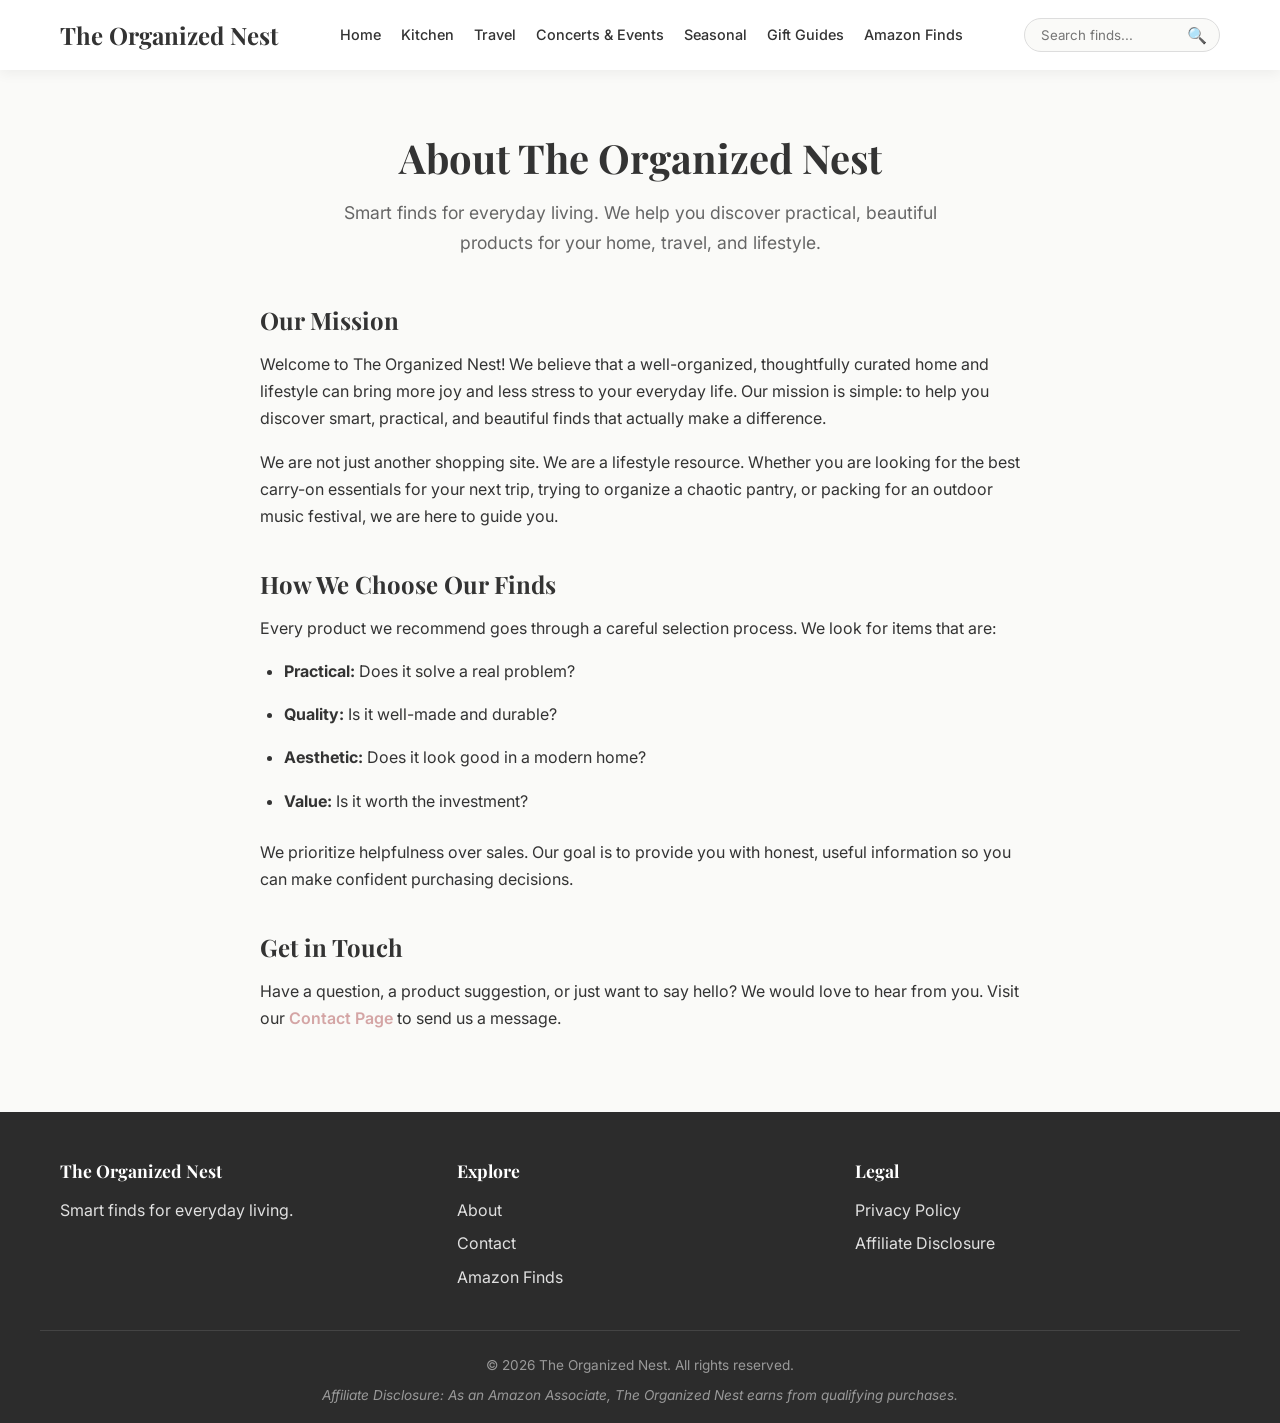
<file: about.html>
<!DOCTYPE html>
<html lang="en">
<head>
    <meta charset="UTF-8">
    <meta name="viewport" content="width=device-width, initial-scale=1.0">
    <meta name="description" content="Learn more about The Organized Nest - your source for smart finds and practical lifestyle guides.">
    <title>About Us | The Organized Nest</title>
    <link rel="stylesheet" href="css/style.css">
    <link href="https://fonts.googleapis.com/css2?family=Inter:wght@400;500;600&family=Playfair+Display:wght@600;700&display=swap" rel="stylesheet">
</head>
<body>
            <header class="site-header">
        <div class="container header-container">
            <a href="index.html" class="logo">The Organized Nest</a>
            <button class="mobile-menu-toggle" aria-label="Toggle navigation"><span class="hamburger"></span></button>
            <nav class="main-nav">
                <ul class="nav-list">
                    <li><a href="index.html">Home</a></li>
                    <li><a href="kitchen.html">Kitchen</a></li>
                    <li><a href="travel.html">Travel</a></li>
                    <li><a href="articles/concert-essentials.html">Concerts &amp; Events</a></li>
                    <li><a href="articles/seasonal-fall.html">Seasonal</a></li>
                    <li><a href="articles/gift-guide-holiday.html">Gift Guides</a></li>
                    <li><a href="amazon-finds.html">Amazon Finds</a></li>
                </ul>
            </nav>
            <div class="header-search">
                <input type="text" placeholder="Search finds..." aria-label="Search">
                <div id="search-results" class="search-results-container"></div>
                <button type="button" aria-label="Submit search">&#128269;</button>
            </div>
        </div>
    </header>

    <main class="simple-page-container">
        <h1>About The Organized Nest</h1>
        <p class="page-intro">Smart finds for everyday living. We help you discover practical, beautiful products for your home, travel, and lifestyle.</p>
        
        <h2>Our Mission</h2>
        <p>Welcome to The Organized Nest! We believe that a well-organized, thoughtfully curated home and lifestyle can bring more joy and less stress to your everyday life. Our mission is simple: to help you discover smart, practical, and beautiful finds that actually make a difference.</p>
        <p>We are not just another shopping site. We are a lifestyle resource. Whether you are looking for the best carry-on essentials for your next trip, trying to organize a chaotic pantry, or packing for an outdoor music festival, we are here to guide you.</p>

        <h2>How We Choose Our Finds</h2>
        <p>Every product we recommend goes through a careful selection process. We look for items that are:</p>
        <ul>
            <li><strong>Practical:</strong> Does it solve a real problem?</li>
            <li><strong>Quality:</strong> Is it well-made and durable?</li>
            <li><strong>Aesthetic:</strong> Does it look good in a modern home?</li>
            <li><strong>Value:</strong> Is it worth the investment?</li>
        </ul>
        <p>We prioritize helpfulness over sales. Our goal is to provide you with honest, useful information so you can make confident purchasing decisions.</p>

        <h2>Get in Touch</h2>
        <p>Have a question, a product suggestion, or just want to say hello? We would love to hear from you. Visit our <a href="contact.html" style="color: var(--color-accent); font-weight: 600;">Contact Page</a> to send us a message.</p>
    </main>

    <footer class="site-footer">
        <div class="container footer-content">
            <div class="footer-column"><h4>The Organized Nest</h4><p>Smart finds for everyday living.</p></div>
            <div class="footer-column"><h4>Explore</h4><ul><li><a href="about.html">About</a></li><li><a href="contact.html">Contact</a></li><li><a href="#">Amazon Finds</a></li></ul></div>
            <div class="footer-column"><h4>Legal</h4><ul><li><a href="privacy.html">Privacy Policy</a></li><li><a href="affiliate-disclosure.html">Affiliate Disclosure</a></li></ul></div>
        </div>
        <div class="container footer-bottom"><p>&copy; 2026 The Organized Nest. All rights reserved.</p><p class="affiliate-disclaimer">Affiliate Disclosure: As an Amazon Associate, The Organized Nest earns from qualifying purchases.</p></div>
    </footer>
    <script src="js/main.js"></script>
</body>
</html>
</file>
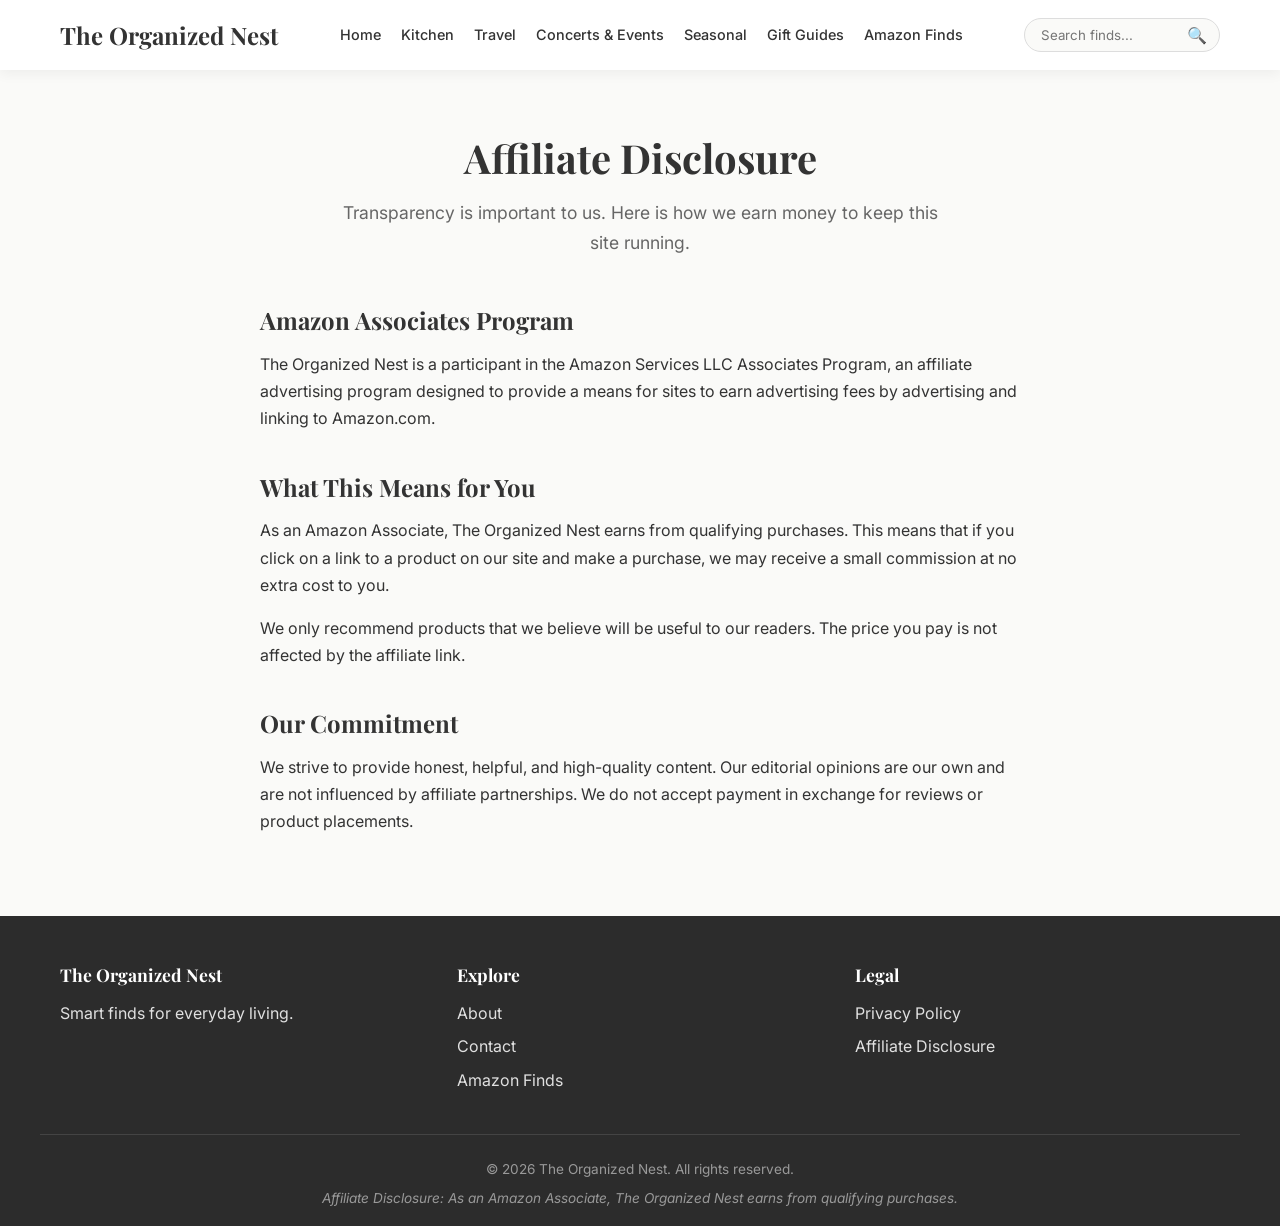
<file: affiliate-disclosure.html>
<!DOCTYPE html>
<html lang="en">
<head>
    <meta charset="UTF-8">
    <meta name="viewport" content="width=device-width, initial-scale=1.0">
    <meta name="description" content="Affiliate Disclosure for The Organized Nest.">
    <title>Affiliate Disclosure | The Organized Nest</title>
    <link rel="stylesheet" href="css/style.css">
    <link href="https://fonts.googleapis.com/css2?family=Inter:wght@400;500;600&family=Playfair+Display:wght@600;700&display=swap" rel="stylesheet">
</head>
<body>
            <header class="site-header">
        <div class="container header-container">
            <a href="index.html" class="logo">The Organized Nest</a>
            <button class="mobile-menu-toggle" aria-label="Toggle navigation"><span class="hamburger"></span></button>
            <nav class="main-nav">
                <ul class="nav-list">
                    <li><a href="index.html">Home</a></li>
                    <li><a href="kitchen.html">Kitchen</a></li>
                    <li><a href="travel.html">Travel</a></li>
                    <li><a href="articles/concert-essentials.html">Concerts &amp; Events</a></li>
                    <li><a href="articles/seasonal-fall.html">Seasonal</a></li>
                    <li><a href="articles/gift-guide-holiday.html">Gift Guides</a></li>
                    <li><a href="amazon-finds.html">Amazon Finds</a></li>
                </ul>
            </nav>
            <div class="header-search">
                <input type="text" placeholder="Search finds..." aria-label="Search">
                <div id="search-results" class="search-results-container"></div>
                <button type="button" aria-label="Submit search">&#128269;</button>
            </div>
        </div>
    </header>

    <main class="simple-page-container">
        <h1>Affiliate Disclosure</h1>
        <p class="page-intro">Transparency is important to us. Here is how we earn money to keep this site running.</p>
        
        <h2>Amazon Associates Program</h2>
        <p>The Organized Nest is a participant in the Amazon Services LLC Associates Program, an affiliate advertising program designed to provide a means for sites to earn advertising fees by advertising and linking to Amazon.com.</p>
        
        <h2>What This Means for You</h2>
        <p>As an Amazon Associate, The Organized Nest earns from qualifying purchases. This means that if you click on a link to a product on our site and make a purchase, we may receive a small commission at no extra cost to you.</p>
        <p>We only recommend products that we believe will be useful to our readers. The price you pay is not affected by the affiliate link.</p>

        <h2>Our Commitment</h2>
        <p>We strive to provide honest, helpful, and high-quality content. Our editorial opinions are our own and are not influenced by affiliate partnerships. We do not accept payment in exchange for reviews or product placements.</p>
    </main>

    <footer class="site-footer">
        <div class="container footer-content">
            <div class="footer-column"><h4>The Organized Nest</h4><p>Smart finds for everyday living.</p></div>
            <div class="footer-column"><h4>Explore</h4><ul><li><a href="about.html">About</a></li><li><a href="contact.html">Contact</a></li><li><a href="#">Amazon Finds</a></li></ul></div>
            <div class="footer-column"><h4>Legal</h4><ul><li><a href="privacy.html">Privacy Policy</a></li><li><a href="affiliate-disclosure.html">Affiliate Disclosure</a></li></ul></div>
        </div>
        <div class="container footer-bottom"><p>&copy; 2026 The Organized Nest. All rights reserved.</p><p class="affiliate-disclaimer">Affiliate Disclosure: As an Amazon Associate, The Organized Nest earns from qualifying purchases.</p></div>
    </footer>
    <script src="js/main.js"></script>
</body>
</html>
</file>
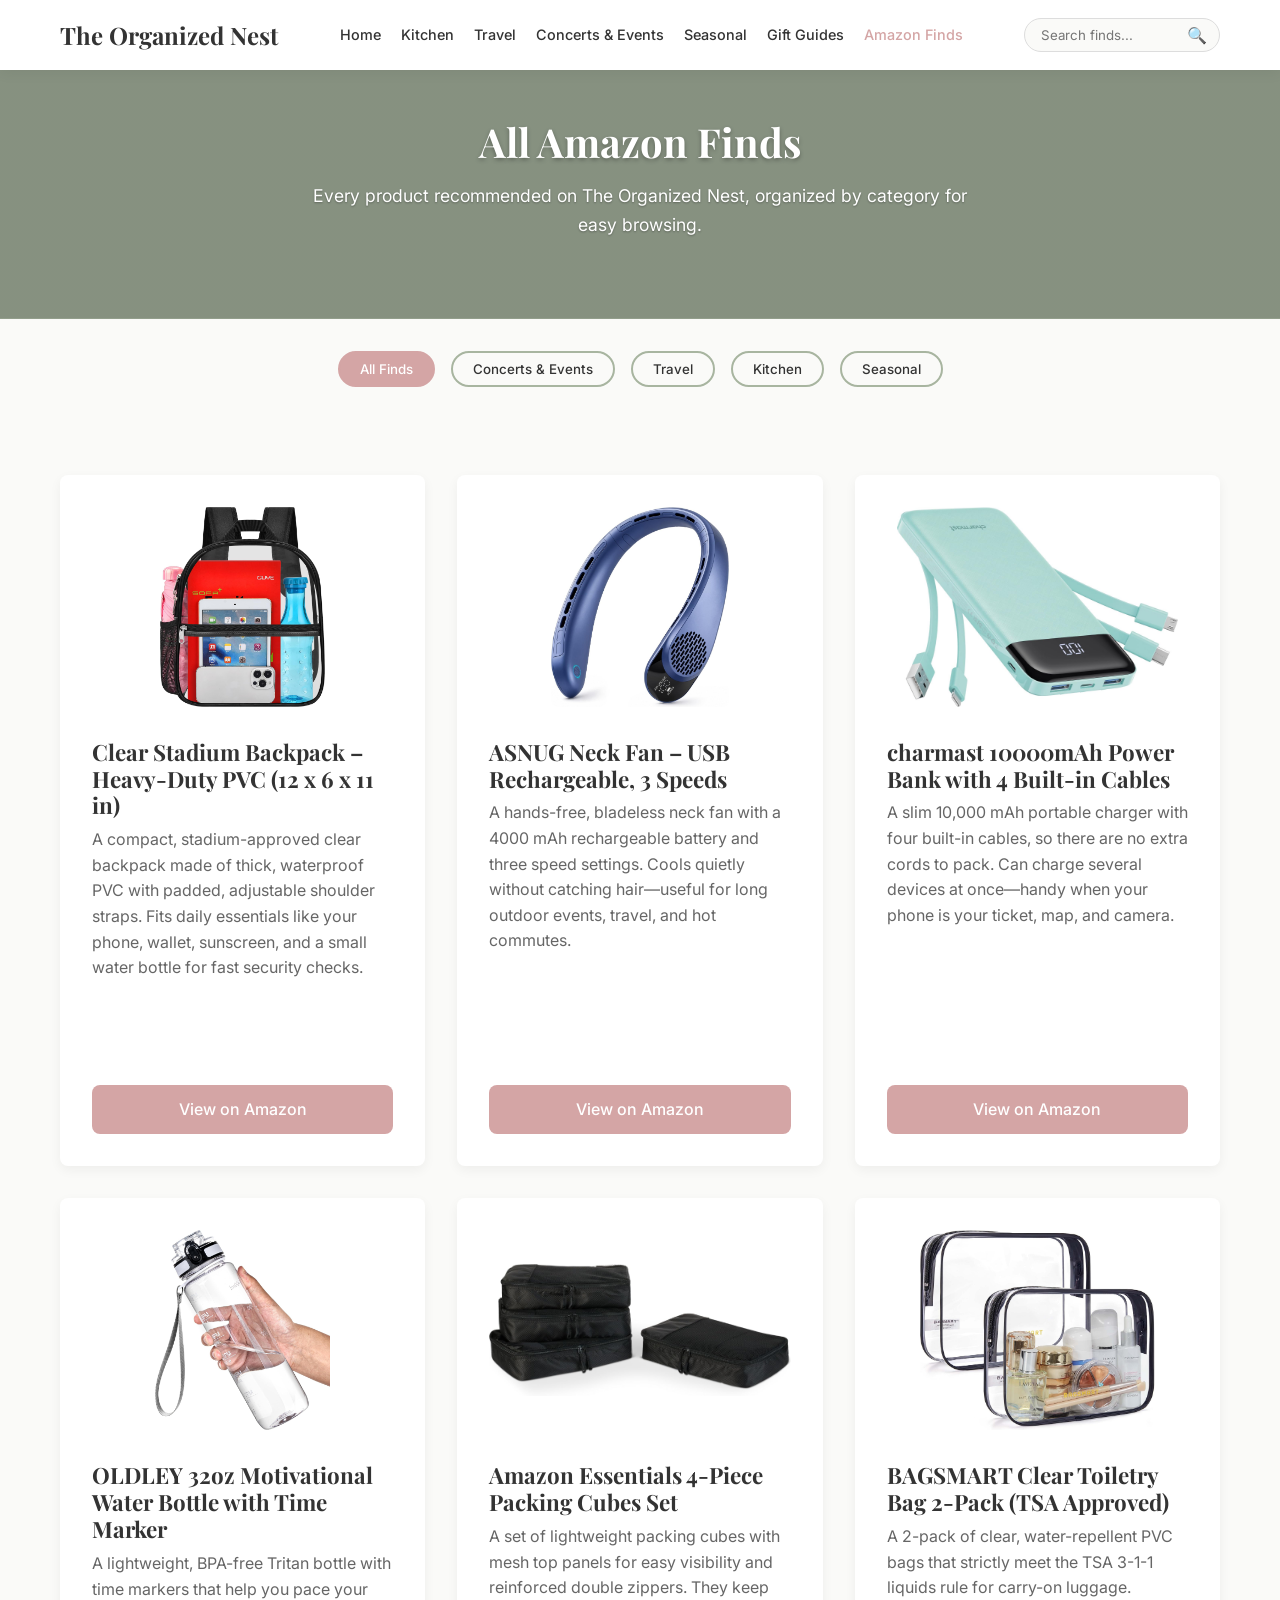
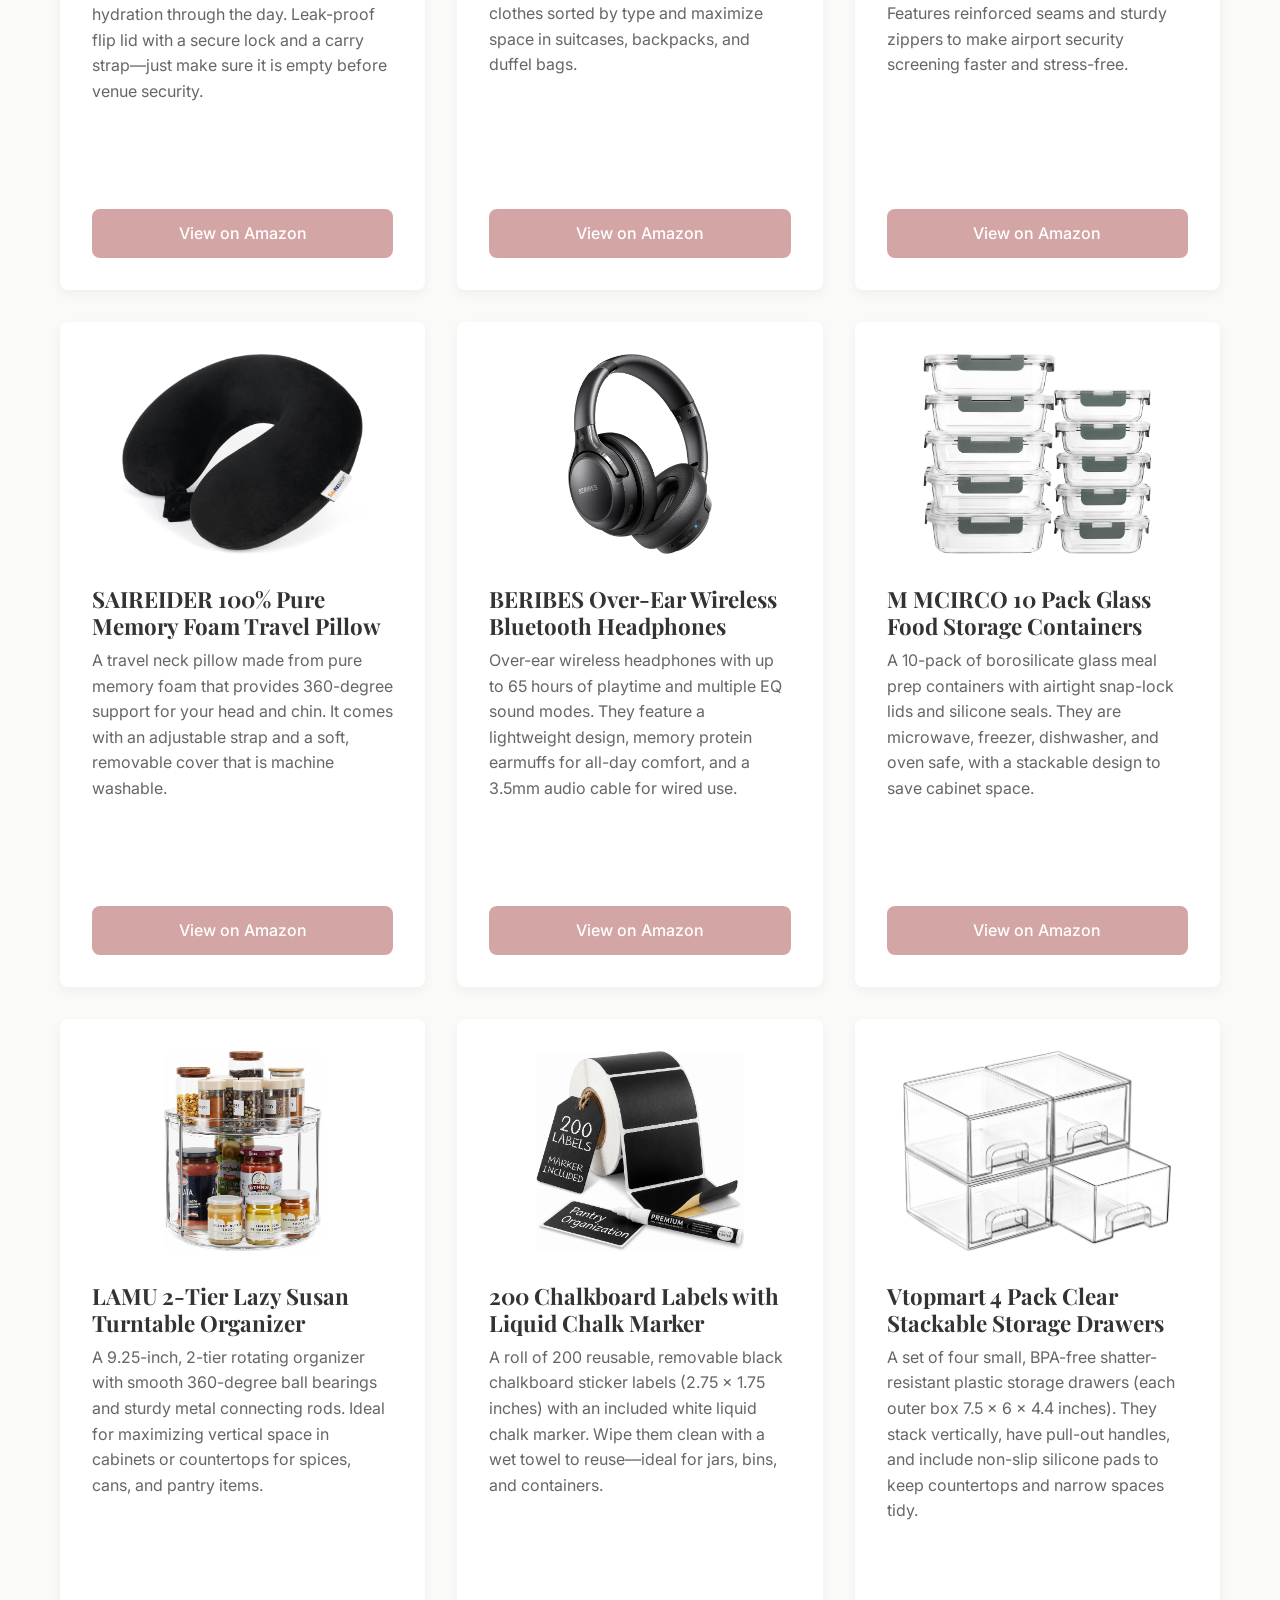
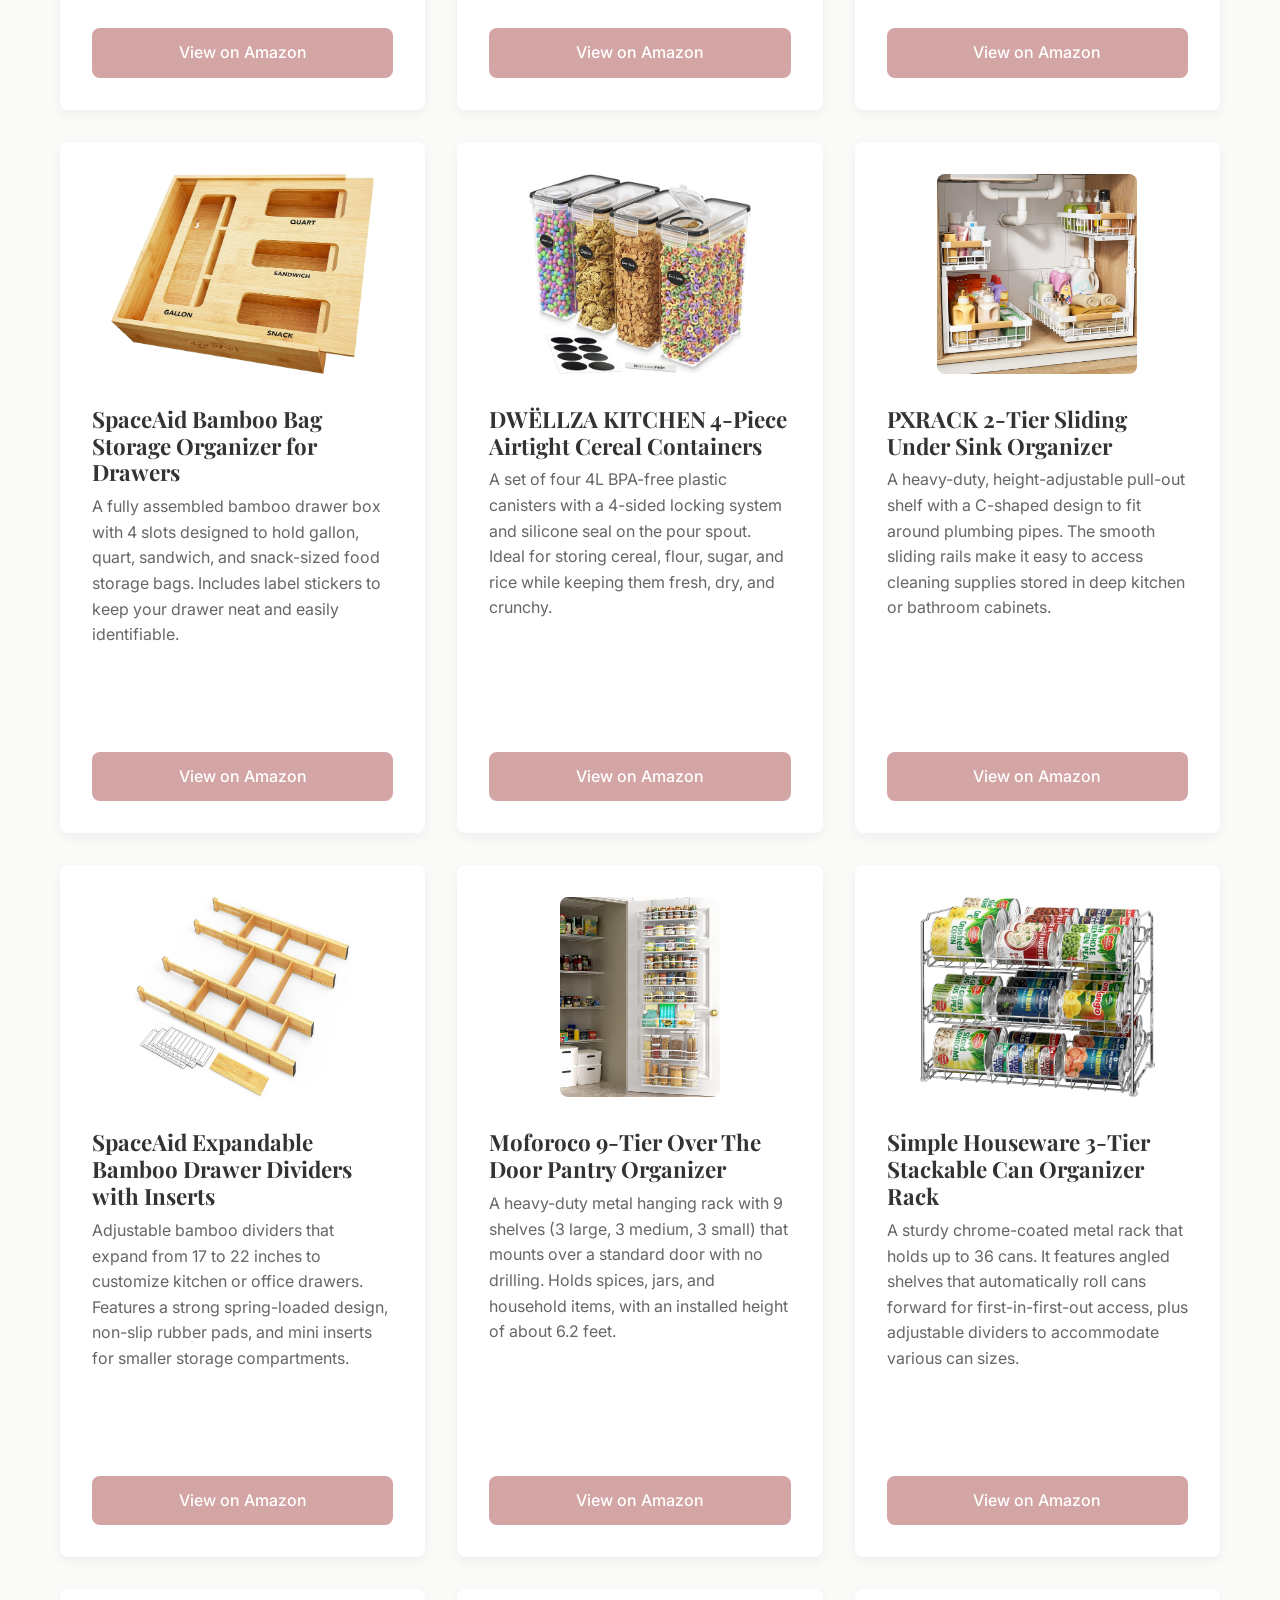
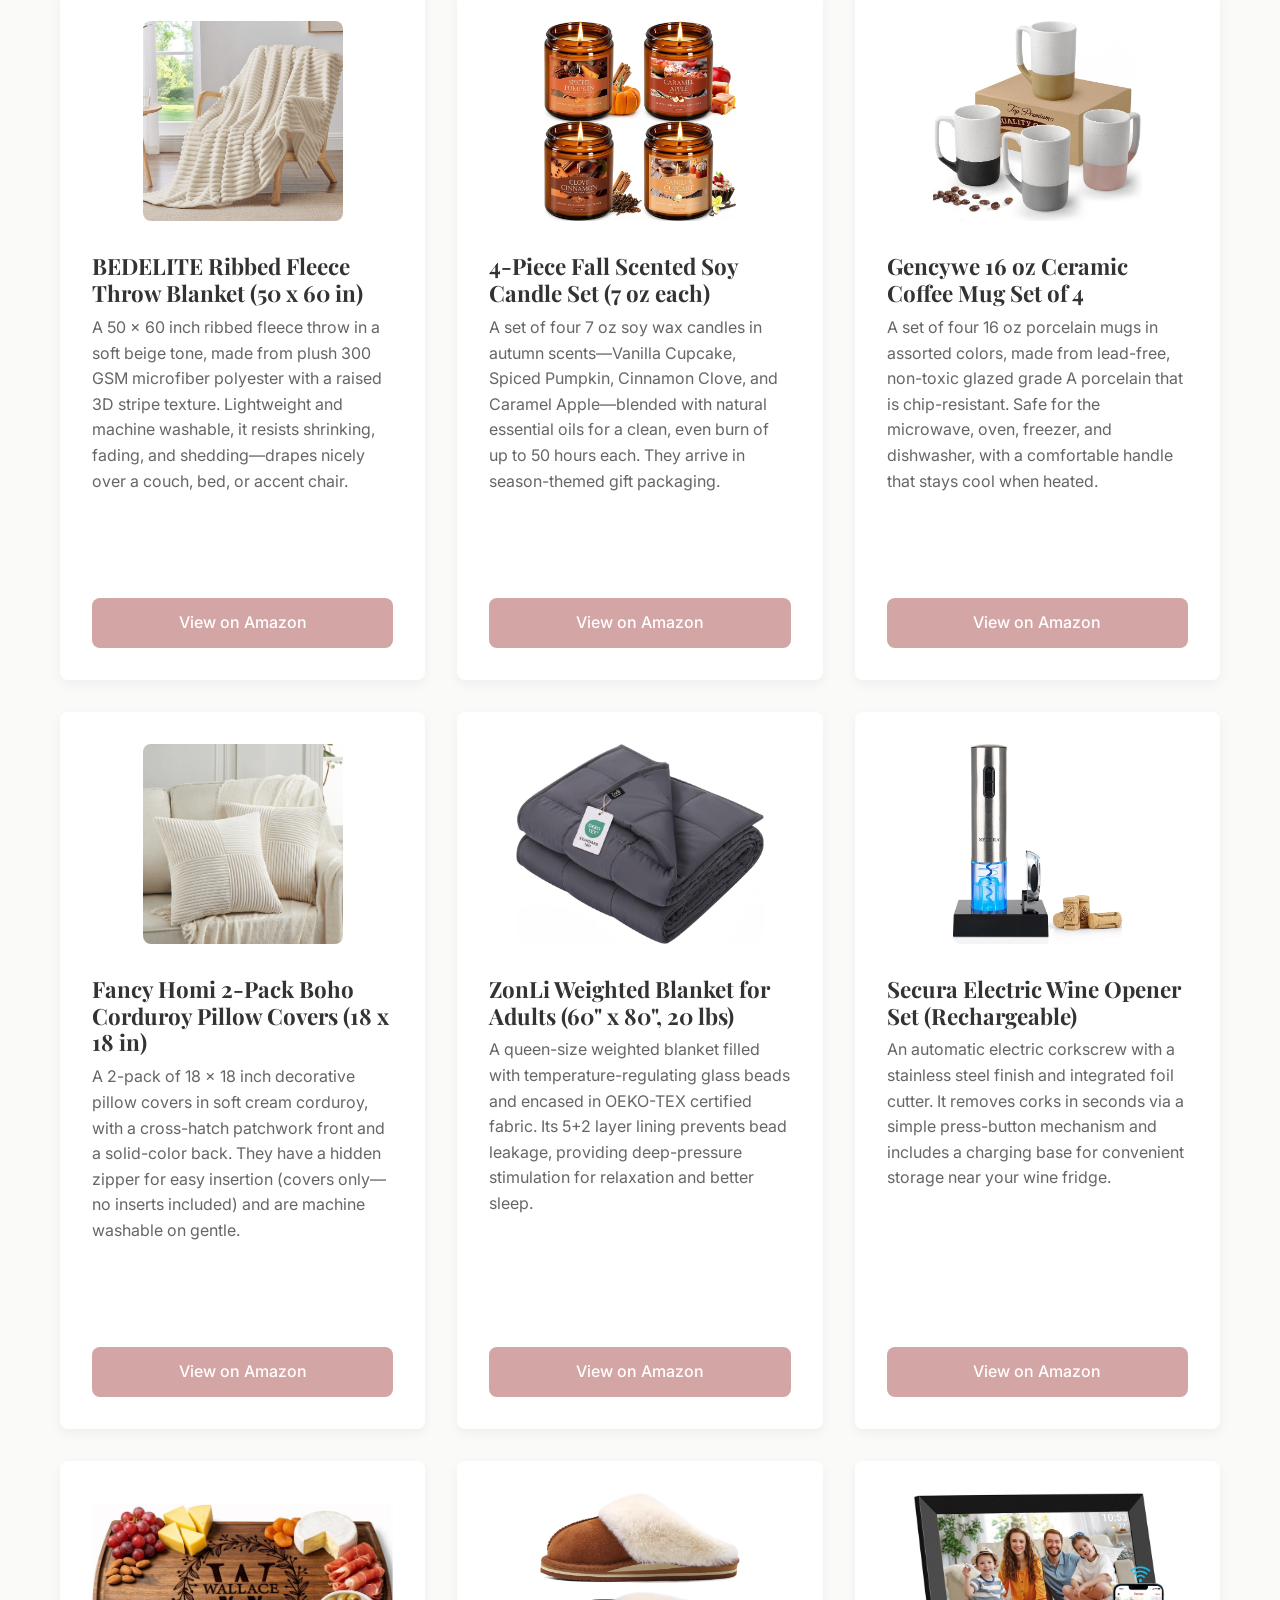
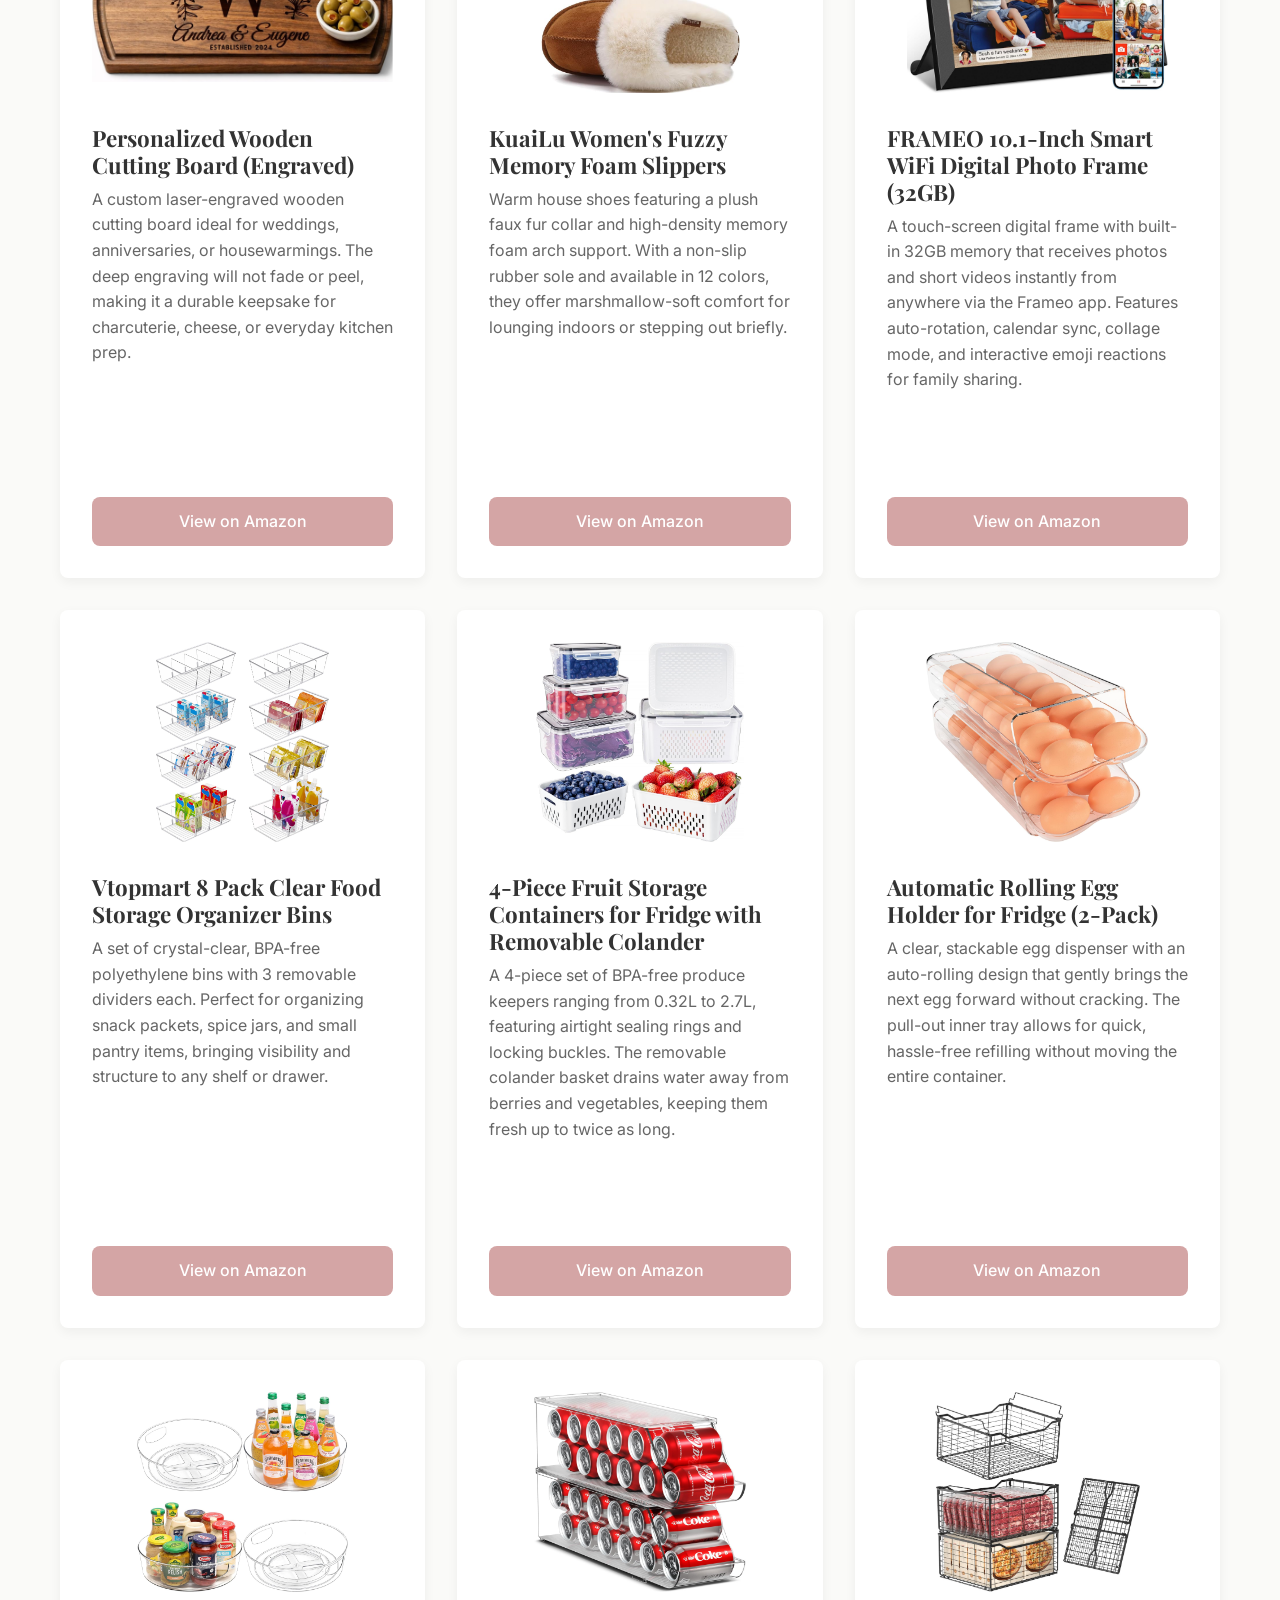
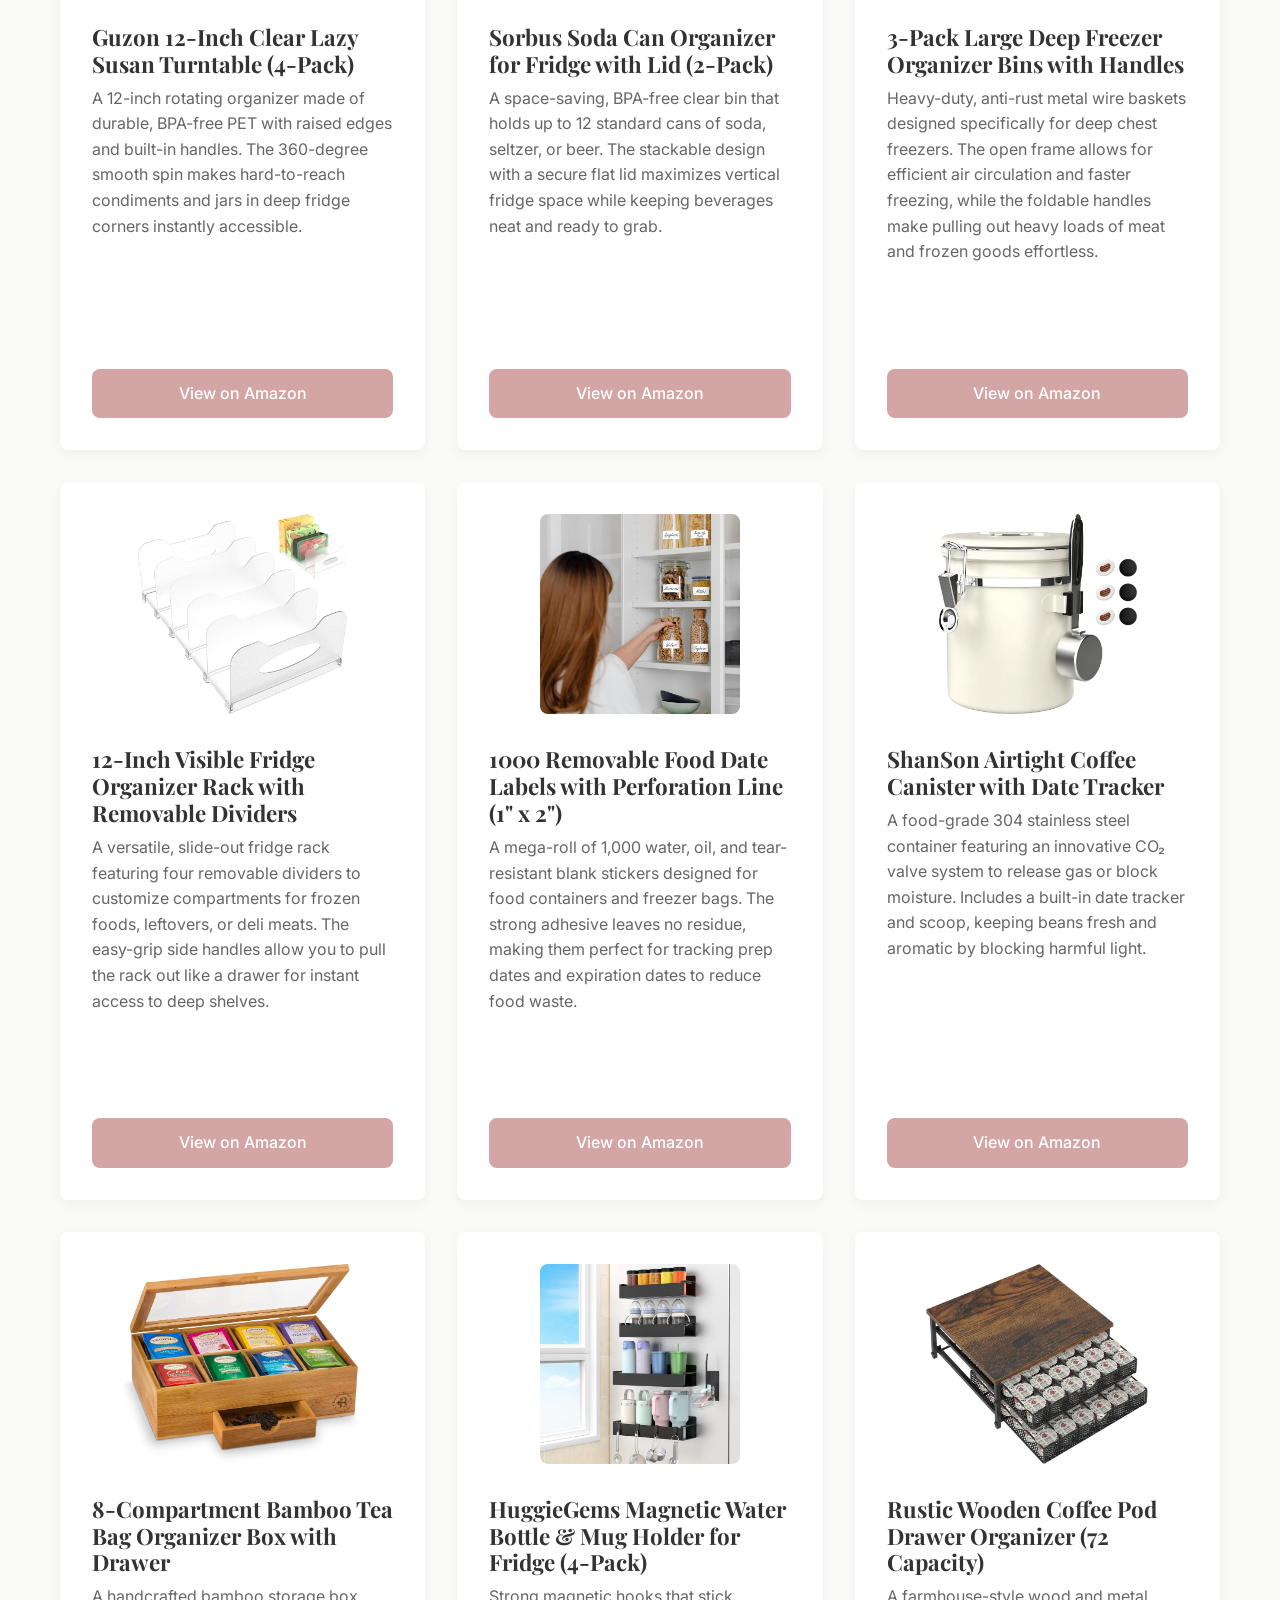
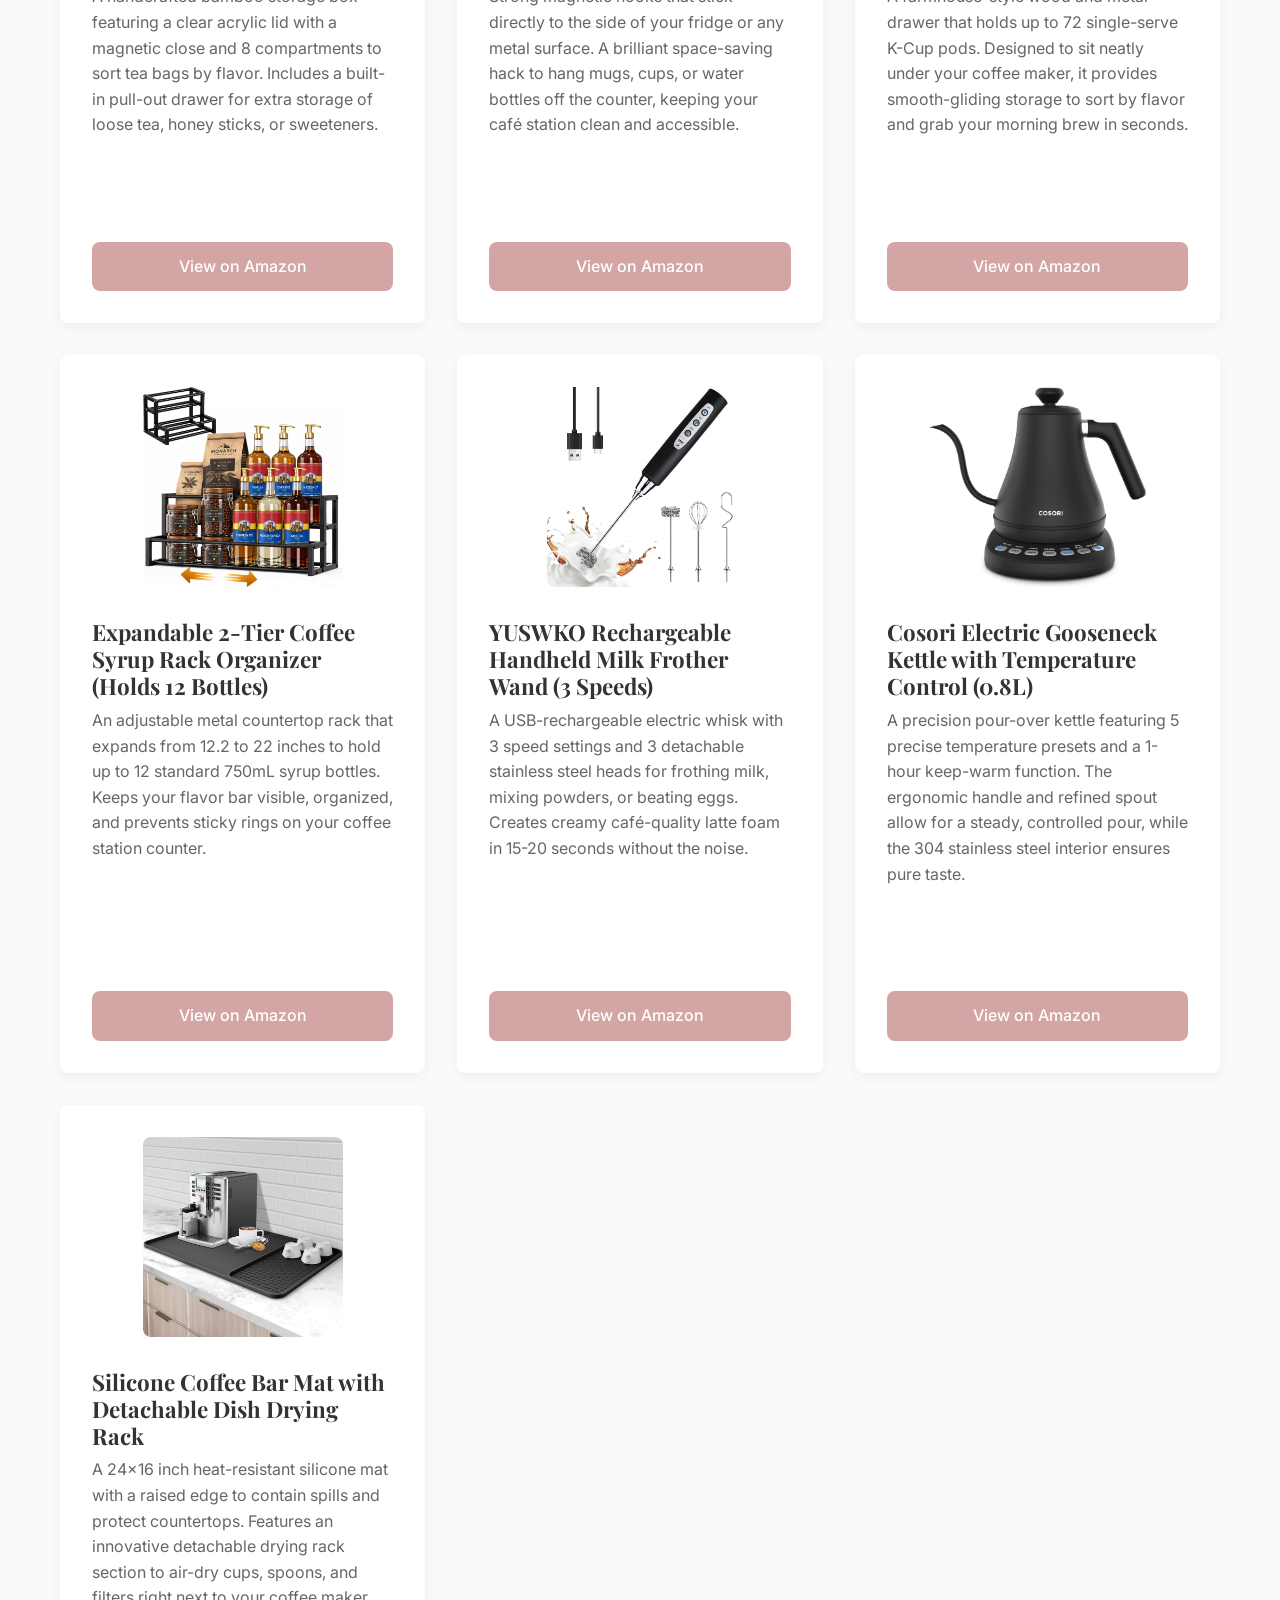
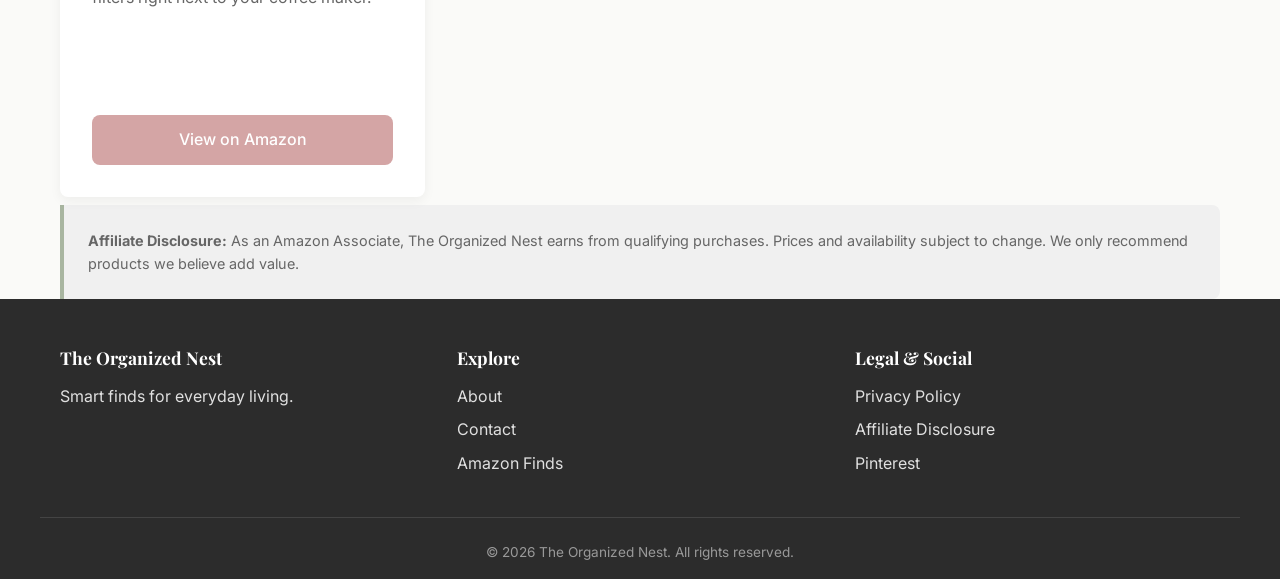
<file: amazon-finds.html>
<!DOCTYPE html>
<html lang="en">
<head>
    <meta charset="UTF-8">
    <meta name="viewport" content="width=device-width, initial-scale=1.0">
    <meta name="description" content="Browse all curated Amazon finds from The Organized Nest—organized by category for concerts, travel, kitchen, and seasonal home essentials.">
    <title>All Amazon Finds | Curated Picks for Every Category | The Organized Nest</title>
    <link rel="canonical" href="https://the-organized-nest.netlify.app/amazon-finds.html">
    <meta property="og:title" content="All Amazon Finds | The Organized Nest">
    <meta property="og:description" content="Browse all curated Amazon finds organized by category.">
    <meta property="og:image" content="https://images.unsplash.com/photo-1493663284031-b7e3aefcae8e?auto=format&fit=crop&w=1200&q=80">
    <meta property="og:type" content="website">
    <!-- GOOGLE SEARCH CONSOLE VERIFICATION -->
    <meta name="google-site-verification" content="xUi42Lqsvk4Hy4zqoOBjt_XNofE87isYebcjBtULLnY" />
    <link rel="stylesheet" href="css/style.css">
    <link href="https://fonts.googleapis.com/css2?family=Inter:wght@400;500;600&family=Playfair+Display:wght@600;700&display=swap" rel="stylesheet">
</head>
<body>
            <header class="site-header">
        <div class="container header-container">
            <a href="index.html" class="logo">The Organized Nest</a>
            <button class="mobile-menu-toggle" aria-label="Toggle navigation"><span class="hamburger"></span></button>
            <nav class="main-nav">
                <ul class="nav-list">
                    <li><a href="index.html">Home</a></li>
                    <li><a href="kitchen.html">Kitchen</a></li>
                    <li><a href="travel.html">Travel</a></li>
                    <li><a href="articles/concert-essentials.html">Concerts &amp; Events</a></li>
                    <li><a href="articles/seasonal-fall.html">Seasonal</a></li>
                    <li><a href="articles/gift-guide-holiday.html">Gift Guides</a></li>
                    <li><a href="amazon-finds.html">Amazon Finds</a></li>
                </ul>
            </nav>
            <div class="header-search">
                <input type="text" placeholder="Search finds..." aria-label="Search">
                <div id="search-results" class="search-results-container"></div>
                <button type="button" aria-label="Submit search">&#128269;</button>
            </div>
        </div>
    </header>

    <main>
        <section class="hero" style="padding: 3rem 20px;">
            <div class="container hero-content">
                <h1>All Amazon Finds</h1>
                <p>Every product recommended on The Organized Nest, organized by category for easy browsing.</p>
            </div>
        </section>

        <section class="container" style="padding-top: 2rem;">
            <!-- Filter Buttons (Visual only for MVP) -->
            <div class="finds-filter-bar">
                <button class="filter-btn active" data-category="all">All Finds</button>
                <button class="filter-btn" data-category="concert">Concerts & Events</button>
                <button class="filter-btn" data-category="travel">Travel</button>
                <button class="filter-btn" data-category="kitchen">Kitchen</button>
                <button class="filter-btn" data-category="seasonal">Seasonal</button>
            </div>

            <!-- Auto-generated Grid Container -->
            <div id="finds-grid" class="finds-grid">
                <!-- Cards injected via JS -->
            </div>
            
            <div class="affiliate-disclosure-box" style="margin-top: 3rem;">
                <p><strong>Affiliate Disclosure:</strong> As an Amazon Associate, The Organized Nest earns from qualifying purchases. Prices and availability subject to change. We only recommend products we believe add value.</p>
            </div>
        </section>
    </main>

    <footer class="site-footer">
        <div class="container footer-content">
            <div class="footer-column"><h4>The Organized Nest</h4><p>Smart finds for everyday living.</p></div>
            <div class="footer-column"><h4>Explore</h4><ul><li><a href="about.html">About</a></li><li><a href="contact.html">Contact</a></li><li><a href="amazon-finds.html">Amazon Finds</a></li></ul></div>
            <div class="footer-column"><h4>Legal & Social</h4><ul><li><a href="privacy.html">Privacy Policy</a></li><li><a href="affiliate-disclosure.html">Affiliate Disclosure</a></li><li><a href="https://www.pinterest.com/organizednestguide/" target="_blank" rel="noopener">Pinterest</a></li></ul></div>
        </div>
        <div class="container footer-bottom"><p>&copy; 2026 The Organized Nest. All rights reserved.</p></div>
    </footer>
    
    <script src="js/search-data.js"></script>
    <script src="js/products-data.js"></script>
    <script src="js/main.js"></script>
</body>
</html>
</file>
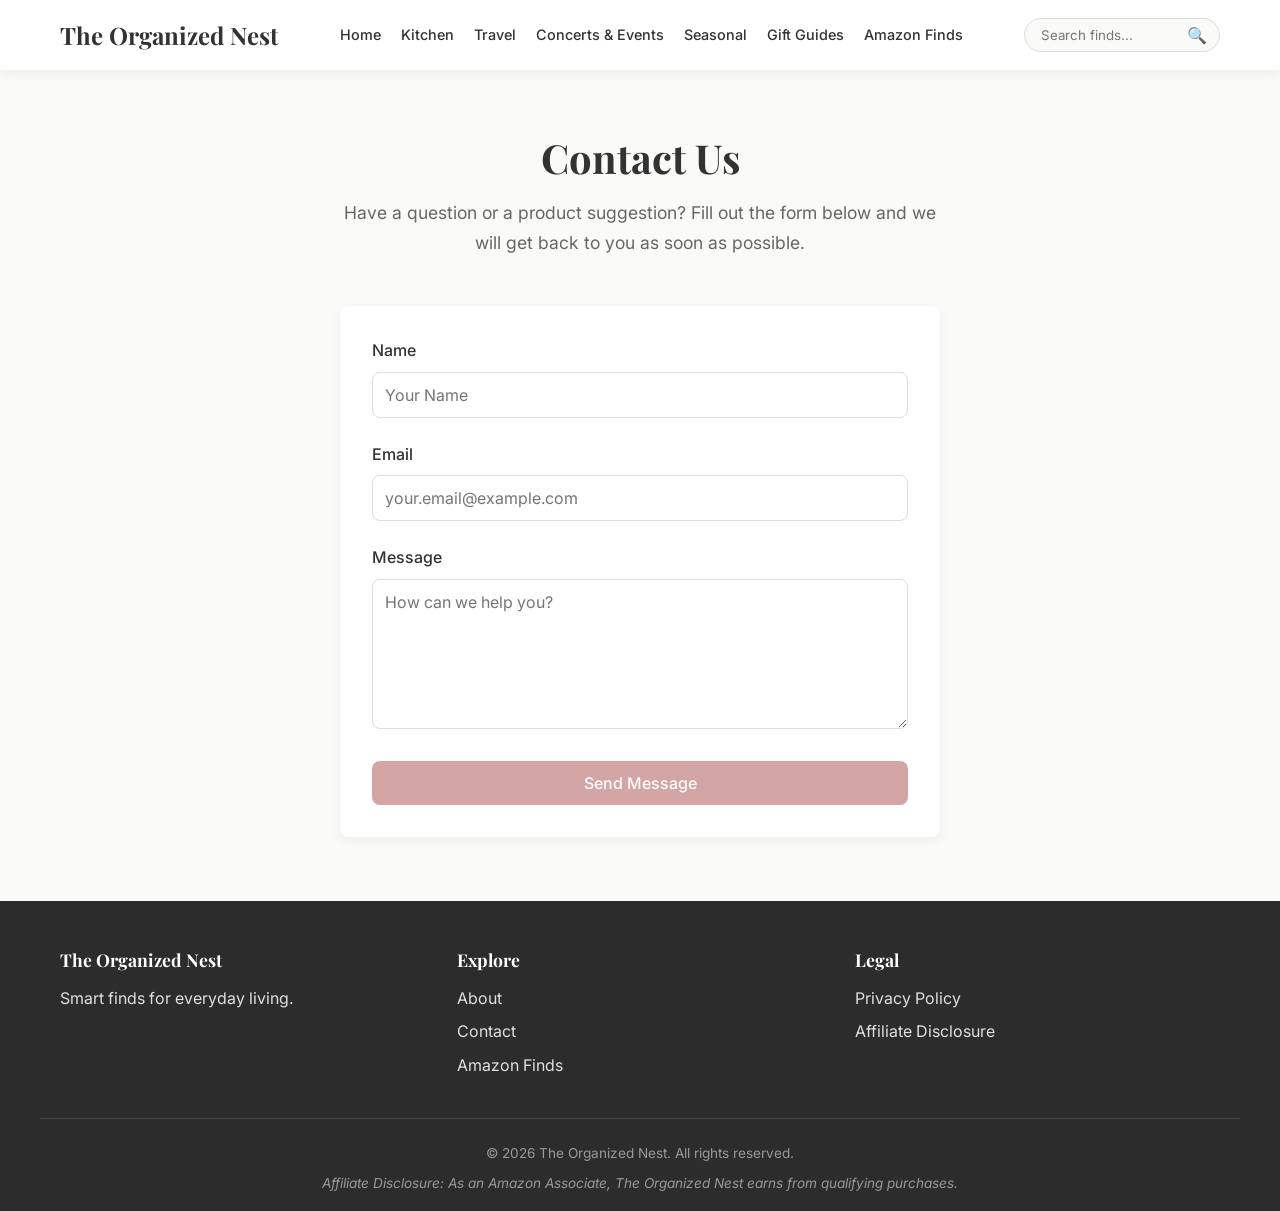
<file: contact.html>
<!DOCTYPE html>
<html lang="en">
<head>
    <meta charset="UTF-8">
    <meta name="viewport" content="width=device-width, initial-scale=1.0">
    <meta name="description" content="Contact The Organized Nest. We would love to hear from you!">
    <title>Contact Us | The Organized Nest</title>
    <link rel="stylesheet" href="css/style.css">
    <link href="https://fonts.googleapis.com/css2?family=Inter:wght@400;500;600&family=Playfair+Display:wght@600;700&display=swap" rel="stylesheet">
</head>
<body>
            <header class="site-header">
        <div class="container header-container">
            <a href="index.html" class="logo">The Organized Nest</a>
            <button class="mobile-menu-toggle" aria-label="Toggle navigation"><span class="hamburger"></span></button>
            <nav class="main-nav">
                <ul class="nav-list">
                    <li><a href="index.html">Home</a></li>
                    <li><a href="kitchen.html">Kitchen</a></li>
                    <li><a href="travel.html">Travel</a></li>
                    <li><a href="articles/concert-essentials.html">Concerts &amp; Events</a></li>
                    <li><a href="articles/seasonal-fall.html">Seasonal</a></li>
                    <li><a href="articles/gift-guide-holiday.html">Gift Guides</a></li>
                    <li><a href="amazon-finds.html">Amazon Finds</a></li>
                </ul>
            </nav>
            <div class="header-search">
                <input type="text" placeholder="Search finds..." aria-label="Search">
                <div id="search-results" class="search-results-container"></div>
                <button type="button" aria-label="Submit search">&#128269;</button>
            </div>
        </div>
    </header>

    <main class="simple-page-container">
        <h1>Contact Us</h1>
        <p class="page-intro">Have a question or a product suggestion? Fill out the form below and we will get back to you as soon as possible.</p>
        
        <form class="contact-form" onsubmit="event.preventDefault(); alert('Thank you for your message! We will get back to you soon. (This is a placeholder form.)');">
            <div class="form-group">
                <label for="name">Name</label>
                <input type="text" id="name" name="name" required placeholder="Your Name">
            </div>
            <div class="form-group">
                <label for="email">Email</label>
                <input type="email" id="email" name="email" required placeholder="your.email@example.com">
            </div>
            <div class="form-group">
                <label for="message">Message</label>
                <textarea id="message" name="message" required placeholder="How can we help you?"></textarea>
            </div>
            <button type="submit" class="btn btn-primary" style="width: 100%;">Send Message</button>
        </form>
    </main>

    <footer class="site-footer">
        <div class="container footer-content">
            <div class="footer-column"><h4>The Organized Nest</h4><p>Smart finds for everyday living.</p></div>
            <div class="footer-column"><h4>Explore</h4><ul><li><a href="about.html">About</a></li><li><a href="contact.html">Contact</a></li><li><a href="#">Amazon Finds</a></li></ul></div>
            <div class="footer-column"><h4>Legal</h4><ul><li><a href="privacy.html">Privacy Policy</a></li><li><a href="affiliate-disclosure.html">Affiliate Disclosure</a></li></ul></div>
        </div>
        <div class="container footer-bottom"><p>&copy; 2026 The Organized Nest. All rights reserved.</p><p class="affiliate-disclaimer">Affiliate Disclosure: As an Amazon Associate, The Organized Nest earns from qualifying purchases.</p></div>
    </footer>
    <script src="js/main.js"></script>
</body>
</html>
</file>
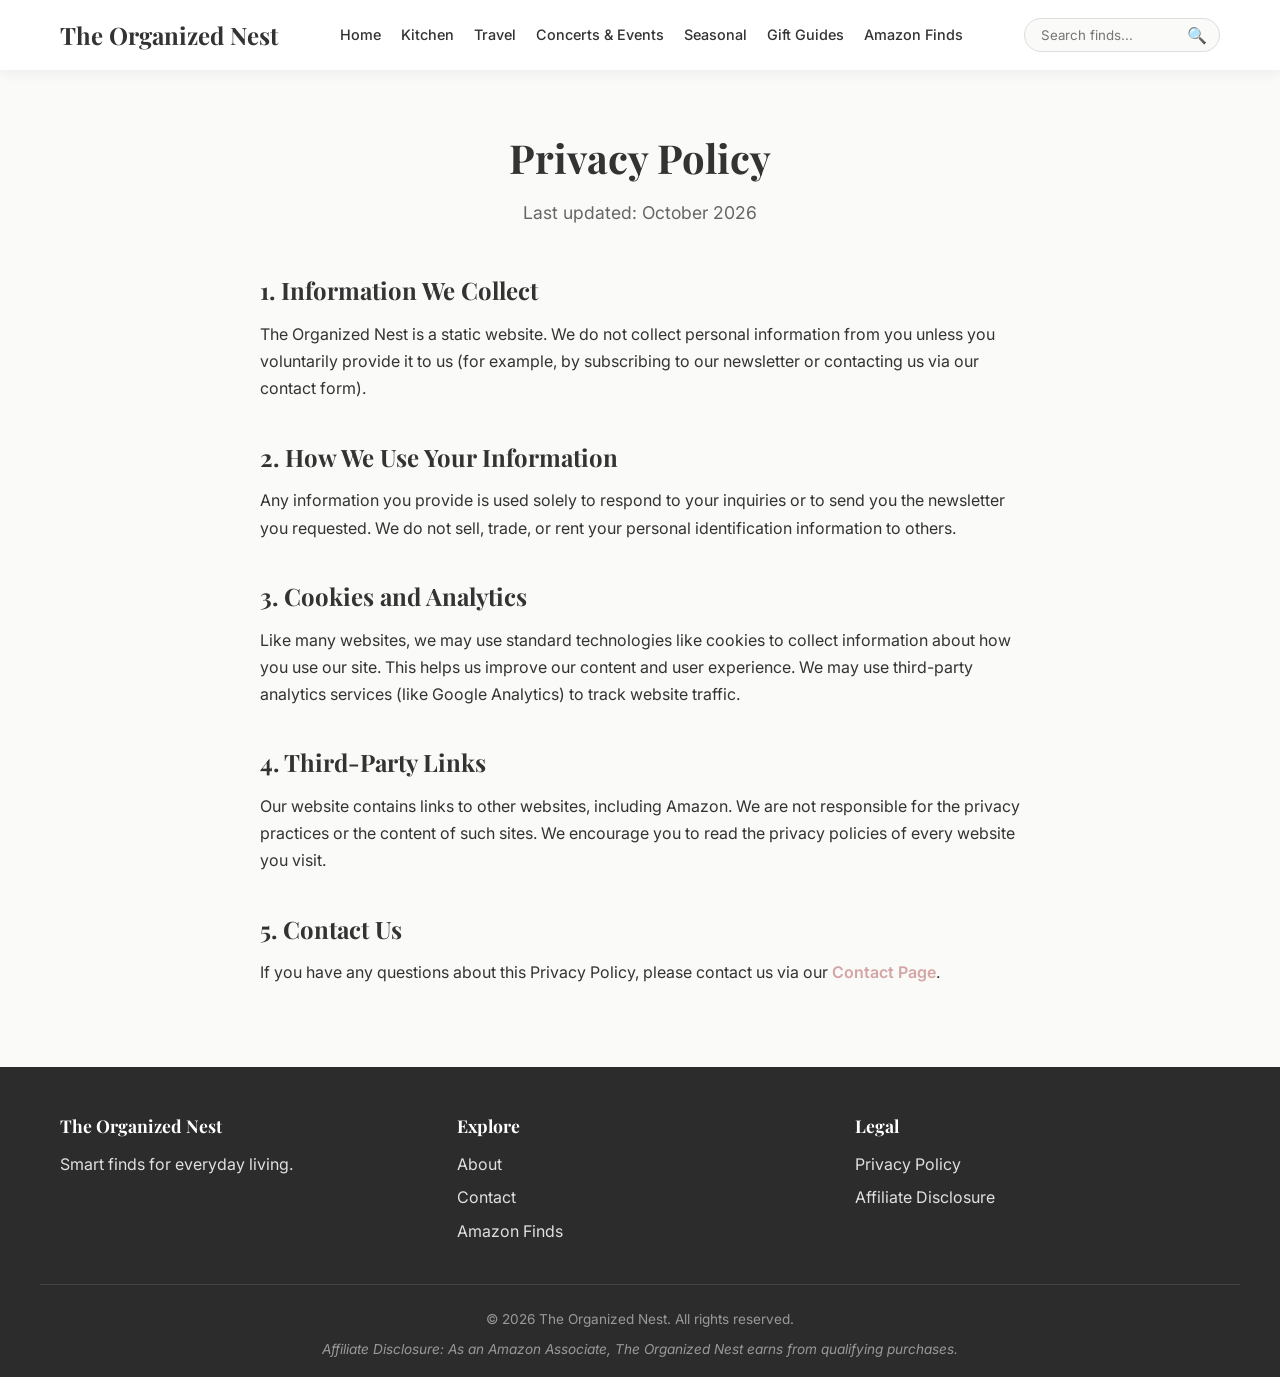
<file: privacy.html>
<!DOCTYPE html>
<html lang="en">
<head>
    <meta charset="UTF-8">
    <meta name="viewport" content="width=device-width, initial-scale=1.0">
    <meta name="description" content="Privacy Policy for The Organized Nest.">
    <title>Privacy Policy | The Organized Nest</title>
    <link rel="stylesheet" href="css/style.css">
    <link href="https://fonts.googleapis.com/css2?family=Inter:wght@400;500;600&family=Playfair+Display:wght@600;700&display=swap" rel="stylesheet">
</head>
<body>
            <header class="site-header">
        <div class="container header-container">
            <a href="index.html" class="logo">The Organized Nest</a>
            <button class="mobile-menu-toggle" aria-label="Toggle navigation"><span class="hamburger"></span></button>
            <nav class="main-nav">
                <ul class="nav-list">
                    <li><a href="index.html">Home</a></li>
                    <li><a href="kitchen.html">Kitchen</a></li>
                    <li><a href="travel.html">Travel</a></li>
                    <li><a href="articles/concert-essentials.html">Concerts &amp; Events</a></li>
                    <li><a href="articles/seasonal-fall.html">Seasonal</a></li>
                    <li><a href="articles/gift-guide-holiday.html">Gift Guides</a></li>
                    <li><a href="amazon-finds.html">Amazon Finds</a></li>
                </ul>
            </nav>
            <div class="header-search">
                <input type="text" placeholder="Search finds..." aria-label="Search">
                <div id="search-results" class="search-results-container"></div>
                <button type="button" aria-label="Submit search">&#128269;</button>
            </div>
        </div>
    </header>

    <main class="simple-page-container">
        <h1>Privacy Policy</h1>
        <p class="page-intro">Last updated: October 2026</p>
        
        <h2>1. Information We Collect</h2>
        <p>The Organized Nest is a static website. We do not collect personal information from you unless you voluntarily provide it to us (for example, by subscribing to our newsletter or contacting us via our contact form).</p>
        
        <h2>2. How We Use Your Information</h2>
        <p>Any information you provide is used solely to respond to your inquiries or to send you the newsletter you requested. We do not sell, trade, or rent your personal identification information to others.</p>

        <h2>3. Cookies and Analytics</h2>
        <p>Like many websites, we may use standard technologies like cookies to collect information about how you use our site. This helps us improve our content and user experience. We may use third-party analytics services (like Google Analytics) to track website traffic.</p>

        <h2>4. Third-Party Links</h2>
        <p>Our website contains links to other websites, including Amazon. We are not responsible for the privacy practices or the content of such sites. We encourage you to read the privacy policies of every website you visit.</p>

        <h2>5. Contact Us</h2>
        <p>If you have any questions about this Privacy Policy, please contact us via our <a href="contact.html" style="color: var(--color-accent); font-weight: 600;">Contact Page</a>.</p>
    </main>

    <footer class="site-footer">
        <div class="container footer-content">
            <div class="footer-column"><h4>The Organized Nest</h4><p>Smart finds for everyday living.</p></div>
            <div class="footer-column"><h4>Explore</h4><ul><li><a href="about.html">About</a></li><li><a href="contact.html">Contact</a></li><li><a href="#">Amazon Finds</a></li></ul></div>
            <div class="footer-column"><h4>Legal</h4><ul><li><a href="privacy.html">Privacy Policy</a></li><li><a href="affiliate-disclosure.html">Affiliate Disclosure</a></li></ul></div>
        </div>
        <div class="container footer-bottom"><p>&copy; 2026 The Organized Nest. All rights reserved.</p><p class="affiliate-disclaimer">Affiliate Disclosure: As an Amazon Associate, The Organized Nest earns from qualifying purchases.</p></div>
    </footer>
    <script src="js/main.js"></script>
</body>
</html>
</file>
<file: css/style.css>
/* =========================================
   THE ORGANIZED NEST - SPRINT 12 CSS
   ========================================= */

/* 1. CSS VARIABLES & RESET */
:root {
    --color-bg: #FAFAF8;
    --color-card: #FFFFFF;
    --color-text: #333333;
    --color-text-light: #666666;
    --color-accent: #D4A5A5;
    --color-accent-hover: #C08E8E;
    --color-sage: #A8B5A0;
    --font-heading: 'Playfair Display', serif;
    --font-body: 'Inter', sans-serif;
    --border-radius: 8px;
    --shadow: 0 4px 12px rgba(0, 0, 0, 0.05);
    --container-width: 1200px;
    --article-width: 800px;
}

* { margin: 0; padding: 0; box-sizing: border-box; }

body { font-family: var(--font-body); background-color: var(--color-bg); color: var(--color-text); line-height: 1.6; }
img { max-width: 100%; height: auto; display: block; border-radius: var(--border-radius); }
a { text-decoration: none; color: inherit; transition: color 0.3s ease; }
ul { list-style: none; }
.container { max-width: var(--container-width); margin: 0 auto; padding: 0 20px; }

/* ANCHOR OFFSET FIX (Sprint 10.2): Para hindi matakipan ng sticky header ang mga section titles kapag nag-click sa Table of Contents o iba pang anchors. */
[id] { scroll-margin-top: 100px; }

/* 2. TYPOGRAPHY & BUTTONS */
h1, h2, h3, h4 { font-family: var(--font-heading); font-weight: 700; line-height: 1.2; margin-bottom: 1rem; }
h1 { font-size: 2.5rem; } h2 { font-size: 2rem; } h3 { font-size: 1.5rem; }

.btn { display: inline-block; padding: 12px 24px; border-radius: var(--border-radius); font-weight: 500; cursor: pointer; border: none; transition: all 0.3s ease; font-family: var(--font-body); font-size: 1rem; text-align: center; }
.btn-primary { background-color: var(--color-accent); color: white; }
.btn-primary:hover { background-color: var(--color-accent-hover); transform: translateY(-2px); }
.btn-secondary { background-color: transparent; border: 2px solid var(--color-text); color: var(--color-text); }
.btn-secondary:hover { background-color: var(--color-text); color: white; }

.category-tag { display: inline-block; font-size: 0.75rem; text-transform: uppercase; letter-spacing: 1px; color: var(--color-sage); font-weight: 600; margin-bottom: 0.5rem; }

/* 3. HEADER & NAVIGATION */
.site-header { background-color: var(--color-card); box-shadow: var(--shadow); position: sticky; top: 0; z-index: 100; padding: 1rem 0; }
.header-container { display: flex; align-items: center; justify-content: space-between; gap: 2rem; }
.logo { font-family: var(--font-heading); font-size: 1.5rem; font-weight: 700; color: var(--color-text); white-space: nowrap; }
.nav-list { display: flex; gap: 1.25rem; align-items: center; flex-wrap: nowrap; }
.nav-list li { margin: 0; }
.nav-list a { font-size: 0.9rem; font-weight: 500; padding: 0.5rem 0; white-space: nowrap; }
.nav-list a:hover, .nav-list a.active { color: var(--color-accent); }

.header-search { display: flex; align-items: center; border: 1px solid #ddd; border-radius: 20px; padding: 4px 12px; background: var(--color-bg); position: relative; }
.header-search input { border: none; outline: none; padding: 4px; font-family: var(--font-body); width: 150px; background: transparent; }
.header-search button { background: none; border: none; cursor: pointer; font-size: 1rem; }

.search-results-container { display: none; position: absolute; top: 100%; right: 0; margin-top: 10px; width: 300px; background-color: var(--color-card); border-radius: var(--border-radius); box-shadow: 0 8px 24px rgba(0,0,0,0.15); z-index: 101; max-height: 400px; overflow-y: auto; border: 1px solid #eee; }
.search-result-item { display: block; padding: 12px 16px; border-bottom: 1px solid #f5f5f5; transition: background 0.2s ease; }
.search-result-item:last-child { border-bottom: none; }
.search-result-item:hover { background-color: #f9f9f9; }
.search-result-category { display: block; font-size: 0.7rem; text-transform: uppercase; color: var(--color-sage); font-weight: 600; margin-bottom: 4px; }
.search-result-title { display: block; font-size: 0.9rem; color: var(--color-text); font-weight: 500; line-height: 1.3; }
.search-result-item.no-results { color: var(--color-text-light); font-style: italic; cursor: default; }

.mobile-menu-toggle { display: none; background: none; border: none; cursor: pointer; padding: 8px; }
.hamburger { display: block; width: 25px; height: 3px; background-color: var(--color-text); position: relative; }
.hamburger::before, .hamburger::after { content: ''; position: absolute; width: 25px; height: 3px; background-color: var(--color-text); left: 0; }
.hamburger::before { top: -8px; } .hamburger::after { top: 8px; }

/* 4. HERO SECTION */
.hero { background-color: var(--color-sage); color: white; text-align: center; padding: 5rem 20px; background-image: linear-gradient(rgba(0,0,0,0.2), rgba(0,0,0,0.2)), url('https://images.unsplash.com/photo-1493663284031-b7e3aefcae8e?auto=format&fit=crop&w=1200&q=80'); background-size: cover; background-position: center; }
.hero-content { max-width: 700px; margin: 0 auto; }
.hero h1 { color: white; text-shadow: 0 2px 4px rgba(0,0,0,0.3); }
.hero p { font-size: 1.1rem; margin-bottom: 2rem; text-shadow: 0 1px 2px rgba(0,0,0,0.3); }
.hero-buttons { display: flex; gap: 1rem; justify-content: center; flex-wrap: wrap; }

/* 5. SECTIONS GENERAL */
section { padding: 4rem 0; }
.section-header { text-align: center; margin-bottom: 3rem; padding-top: 1rem; }

/* 6. FEATURED GUIDE */
.featured-guide { padding-top: 2rem; }
.featured-card { display: grid; grid-template-columns: 1fr 1fr; gap: 2rem; background-color: var(--color-card); border-radius: var(--border-radius); overflow: hidden; box-shadow: var(--shadow); }
.featured-image img { width: 100%; height: 100%; object-fit: cover; border-radius: 0; min-height: 300px; }
.featured-text { padding: 2.5rem; display: flex; flex-direction: column; justify-content: center; }

/* 7. CATEGORIES */
.categories { padding-top: 2rem; }
.category-grid { display: grid; grid-template-columns: repeat(auto-fit, minmax(150px, 1fr)); gap: 1.5rem; }
.category-card { background-color: var(--color-card); padding: 2rem 1rem; text-align: center; border-radius: var(--border-radius); box-shadow: var(--shadow); font-weight: 600; transition: transform 0.3s ease, box-shadow 0.3s ease; }
.category-card:hover { transform: translateY(-5px); box-shadow: 0 8px 20px rgba(0,0,0,0.1); color: var(--color-accent); }

/* 8. LATEST ARTICLES */
.latest-articles { padding-top: 2rem; }
.article-grid { display: grid; grid-template-columns: repeat(auto-fit, minmax(300px, 1fr)); gap: 2rem; }
.article-card { background-color: var(--color-card); border-radius: var(--border-radius); overflow: hidden; box-shadow: var(--shadow); transition: transform 0.3s ease; }
.article-card:hover { transform: translateY(-5px); }
.article-card img { width: 100%; height: 200px; object-fit: cover; border-radius: 0; }
.article-card .article-content { padding: 1.5rem; }
.article-card .article-content h3 { font-size: 1.25rem; margin: 0.5rem 0; }
.article-card .article-content p { font-size: 0.95rem; color: var(--color-text-light); margin-bottom: 1rem; }
.read-more { font-size: 0.9rem; font-weight: 600; color: var(--color-accent); }

/* 9. NEWSLETTER */
.newsletter { background-color: var(--color-sage); color: white; text-align: center; }
.newsletter h2 { color: white; }
.newsletter-form { display: flex; gap: 1rem; justify-content: center; max-width: 500px; margin: 2rem auto 0; }
.newsletter-form input { flex: 1; padding: 12px 16px; border: none; border-radius: var(--border-radius); font-family: var(--font-body); }

/* 10. FOOTER */
.site-footer { background-color: #2C2C2C; color: #E0E0E0; padding: 3rem 0 1rem; }
.footer-content { display: grid; grid-template-columns: repeat(auto-fit, minmax(200px, 1fr)); gap: 2rem; margin-bottom: 2rem; }
.footer-column h4 { color: white; font-size: 1.1rem; margin-bottom: 1rem; }
.footer-column ul li { margin-bottom: 0.5rem; }
.footer-column a:hover { color: var(--color-accent); }
.footer-bottom { border-top: 1px solid #444; padding-top: 1.5rem; text-align: center; font-size: 0.85rem; color: #999; }
.affiliate-disclaimer { margin-top: 0.5rem; font-style: italic; }

/* 11. ARTICLE PAGE SPECIFIC STYLES */
.article-container { max-width: var(--article-width); margin: 0 auto; padding: 3rem 20px; }
.article-header { text-align: center; margin-bottom: 3rem; }
.breadcrumb { font-size: 0.85rem; color: var(--color-text-light); margin-bottom: 1rem; }
.breadcrumb a:hover { color: var(--color-accent); }
.article-date { font-size: 0.9rem; color: var(--color-text-light); margin-bottom: 2rem; }
.article-hero-img { width: 100%; height: 400px; object-fit: cover; border-radius: var(--border-radius); margin-top: 2rem; }

.article-content { font-size: 1.1rem; line-height: 1.8; color: var(--color-text); }
.article-content p { margin-bottom: 1.5rem; }
.article-content h2 { margin-top: 3rem; margin-bottom: 1rem; font-size: 1.8rem; }
.article-content h3 { margin-top: 2rem; margin-bottom: 0.5rem; font-size: 1.4rem; }
.intro-text { font-size: 1.2rem; font-weight: 500; color: var(--color-text-light); border-left: 4px solid var(--color-accent); padding-left: 1.5rem; margin-bottom: 2.5rem; }

.toc { background-color: var(--color-card); padding: 2rem; border-radius: var(--border-radius); box-shadow: var(--shadow); margin-bottom: 3rem; }
.toc h3 { font-size: 1.2rem; margin-bottom: 1rem; margin-top: 0; }

/* TOC FIX (Sprint 10.2): Walang bullets dahil naka-numbers na ang items */
.toc ul { list-style: none; padding-left: 0; }

.toc li { margin-bottom: 0.5rem; }
.toc a { color: var(--color-accent); font-weight: 500; }
.toc a:hover { text-decoration: underline; }

.product-card { display: grid; grid-template-columns: 1fr 2fr; gap: 2rem; background-color: var(--color-card); padding: 2rem; border-radius: var(--border-radius); box-shadow: var(--shadow); margin: 2.5rem 0; align-items: center; }

/* PRODUCT IMAGE DISPLAY: contain + white bg = crisp, buong product, walang crop */
.product-image { background-color: #ffffff; border-radius: var(--border-radius); }
.product-image img { width: 100%; height: 280px; object-fit: contain; border-radius: var(--border-radius); }

.product-info h3 { font-size: 1.4rem; margin-bottom: 0.5rem; margin-top: 0; }
.product-info p { font-size: 1rem; color: var(--color-text-light); margin-bottom: 1.5rem; }

.affiliate-disclosure-box { background-color: #f0f0f0; border-left: 4px solid var(--color-sage); padding: 1.5rem; margin-top: 4rem; font-size: 0.9rem; color: var(--color-text-light); border-radius: 0 var(--border-radius) var(--border-radius) 0; }
.related-articles { max-width: var(--container-width); margin: 0 auto; padding: 4rem 20px; border-top: 1px solid #eee; }
.related-articles h2 { text-align: center; margin-bottom: 2.5rem; }

#back-to-top { display: none; position: fixed; bottom: 30px; right: 30px; z-index: 99; border: none; outline: none; background-color: var(--color-accent); color: white; cursor: pointer; padding: 15px; border-radius: 50%; font-size: 18px; box-shadow: 0 4px 12px rgba(0,0,0,0.15); transition: background-color 0.3s, transform 0.3s; }
#back-to-top:hover { background-color: var(--color-accent-hover); transform: translateY(-3px); }

/* 12. SIMPLE PAGES (About, Privacy, Contact) */
.simple-page-container { max-width: var(--article-width); margin: 0 auto; padding: 4rem 20px; }
.simple-page-container h1 { text-align: center; margin-bottom: 1rem; }
.simple-page-container .page-intro { text-align: center; font-size: 1.1rem; color: var(--color-text-light); margin-bottom: 3rem; max-width: 600px; margin-left: auto; margin-right: auto; }
.simple-page-container h2 { margin-top: 2.5rem; margin-bottom: 1rem; font-size: 1.5rem; }
.simple-page-container p, .simple-page-container li { margin-bottom: 1rem; line-height: 1.7; }
.simple-page-container ul { list-style: disc; padding-left: 1.5rem; margin-bottom: 1.5rem; }

.contact-form { background-color: var(--color-card); padding: 2rem; border-radius: var(--border-radius); box-shadow: var(--shadow); max-width: 600px; margin: 0 auto; }
.form-group { margin-bottom: 1.5rem; }
.form-group label { display: block; margin-bottom: 0.5rem; font-weight: 500; }
.form-group input, .form-group textarea { width: 100%; padding: 12px; border: 1px solid #ddd; border-radius: var(--border-radius); font-family: var(--font-body); font-size: 1rem; }
.form-group textarea { resize: vertical; min-height: 150px; }

/* 13. CATEGORY PAGE STYLES */
.category-hero { background-color: var(--color-sage); color: white; text-align: center; padding: 4rem 20px; background-size: cover; background-position: center; position: relative; }
.category-hero::before { content: ''; position: absolute; top: 0; left: 0; right: 0; bottom: 0; background: rgba(0,0,0,0.3); }
.category-hero-content { position: relative; z-index: 1; max-width: 700px; margin: 0 auto; }
.category-hero h1 { color: white; text-shadow: 0 2px 4px rgba(0,0,0,0.3); margin-bottom: 1rem; }
.category-hero p { font-size: 1.1rem; text-shadow: 0 1px 2px rgba(0,0,0,0.3); }
.category-articles-section { padding: 4rem 0; }

/* 14. RESPONSIVE DESIGN */
@media (max-width: 900px) {
    .header-search { display: none; }
    .product-card { grid-template-columns: 1fr; }
    .product-image img { height: 240px; }
}

@media (max-width: 768px) {
    .mobile-menu-toggle { display: block; }
    .main-nav { display: none; position: absolute; top: 100%; left: 0; width: 100%; background-color: var(--color-card); box-shadow: var(--shadow); padding: 1rem 0; border-top: 1px solid #f0f0f0; }
    .main-nav.active { display: block; }
    .nav-list { flex-direction: column; gap: 0; width: 100%; }
    .nav-list li { width: 100%; border-bottom: 1px solid #f5f5f5; }
    .nav-list li:last-child { border-bottom: none; }
    .nav-list a { display: block; width: 100%; padding: 1rem; text-align: center; font-size: 1rem; }
    h1 { font-size: 2rem; } h2 { font-size: 1.75rem; }
    .section-header { margin-bottom: 2rem; padding-top: 0.5rem; }
    .featured-card { grid-template-columns: 1fr; }
    .featured-image img { height: 250px; }
    .newsletter-form { flex-direction: column; }
    .newsletter-form input, .newsletter-form button { width: 100%; }
    .article-hero-img { height: 250px; }
    .article-content { font-size: 1rem; }
    .pin-it-btn { top: 2.6rem; left: 8px; padding: 6px 12px; font-size: 0.8rem; }
}

/* 15. PINTEREST "PIN IT" BUTTON */
.article-hero-wrap { position: relative; width: 100%; }

.pin-it-btn {
    position: absolute;
    top: 3rem;
    left: 12px;
    background-color: #E60023;
    color: white;
    border: none;
    border-radius: 20px;
    padding: 8px 16px;
    font-family: var(--font-body);
    font-size: 0.85rem;
    font-weight: 600;
    cursor: pointer;
    box-shadow: 0 2px 8px rgba(0,0,0,0.25);
    transition: background 0.3s ease, transform 0.2s ease;
    z-index: 5;
}

.pin-it-btn:hover {
    background-color: #C4001D;
    transform: translateY(-2px);
}

/* =========================================
   SPRINT 12: AMAZON FINDS HUB STYLES
   ========================================= */

.finds-filter-bar {
    display: flex;
    gap: 1rem;
    justify-content: center;
    margin-bottom: 3rem;
    flex-wrap: wrap;
}

.filter-btn {
    background: transparent;
    border: 2px solid var(--color-sage);
    color: var(--color-text);
    padding: 8px 20px;
    border-radius: 20px;
    font-family: var(--font-body);
    font-weight: 500;
    cursor: pointer;
    transition: all 0.3s ease;
}

.filter-btn:hover {
    background-color: var(--color-sage);
    color: white;
}

.filter-btn.active {
    background-color: var(--color-accent);
    border-color: var(--color-accent);
    color: white;
}

.finds-grid {
    display: grid;
    grid-template-columns: repeat(auto-fill, minmax(300px, 1fr));
    gap: 2rem;
}

/* Override standard product card layout for the grid view */
.finds-card {
    display: flex;
    flex-direction: column;
    height: 100%;
}

.finds-card .product-image img {
    height: 200px; /* Fixed height for uniformity in grid */
    object-fit: contain;
    background: #fff;
}

.finds-card .product-info {
    display: flex;
    flex-direction: column;
    flex-grow: 1;
}

.finds-card .product-info p {
    flex-grow: 1;
}

.finds-card .btn {
    width: 100%;
    margin-top: auto;
}
</file>
